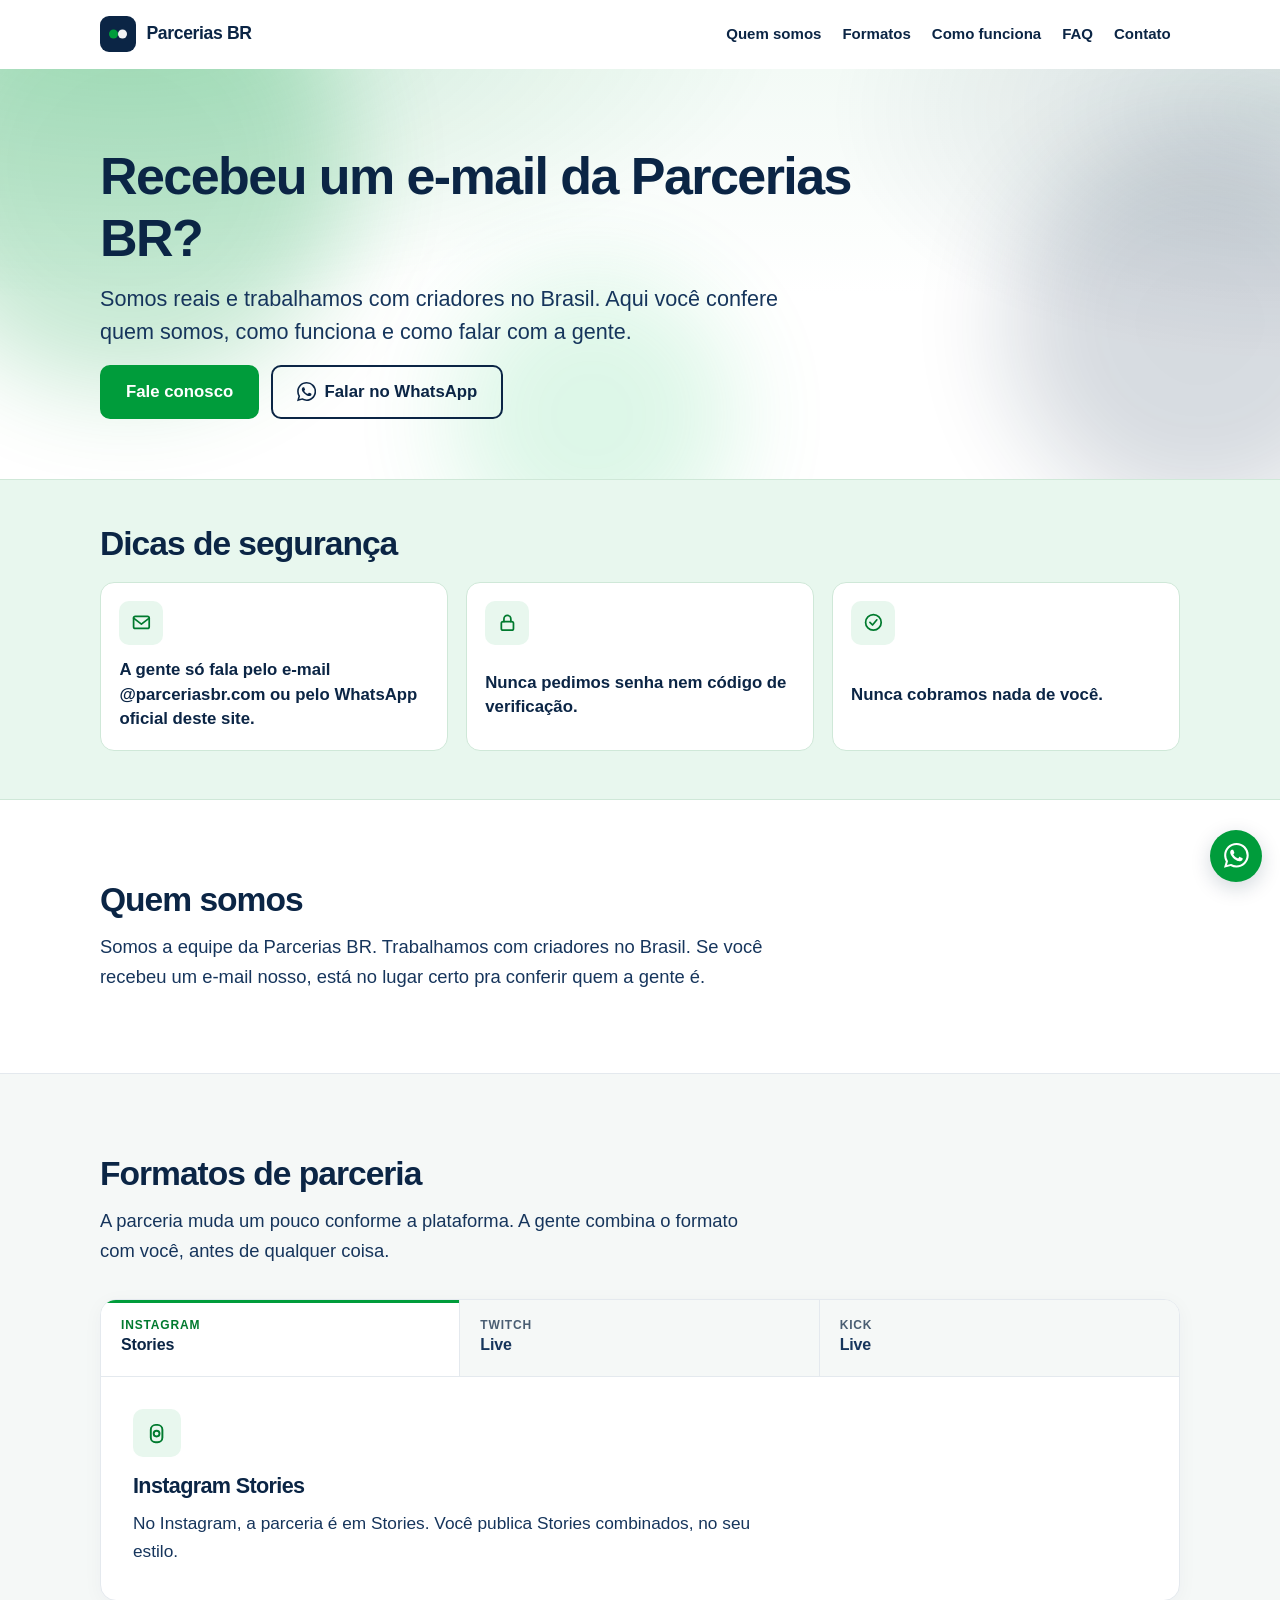
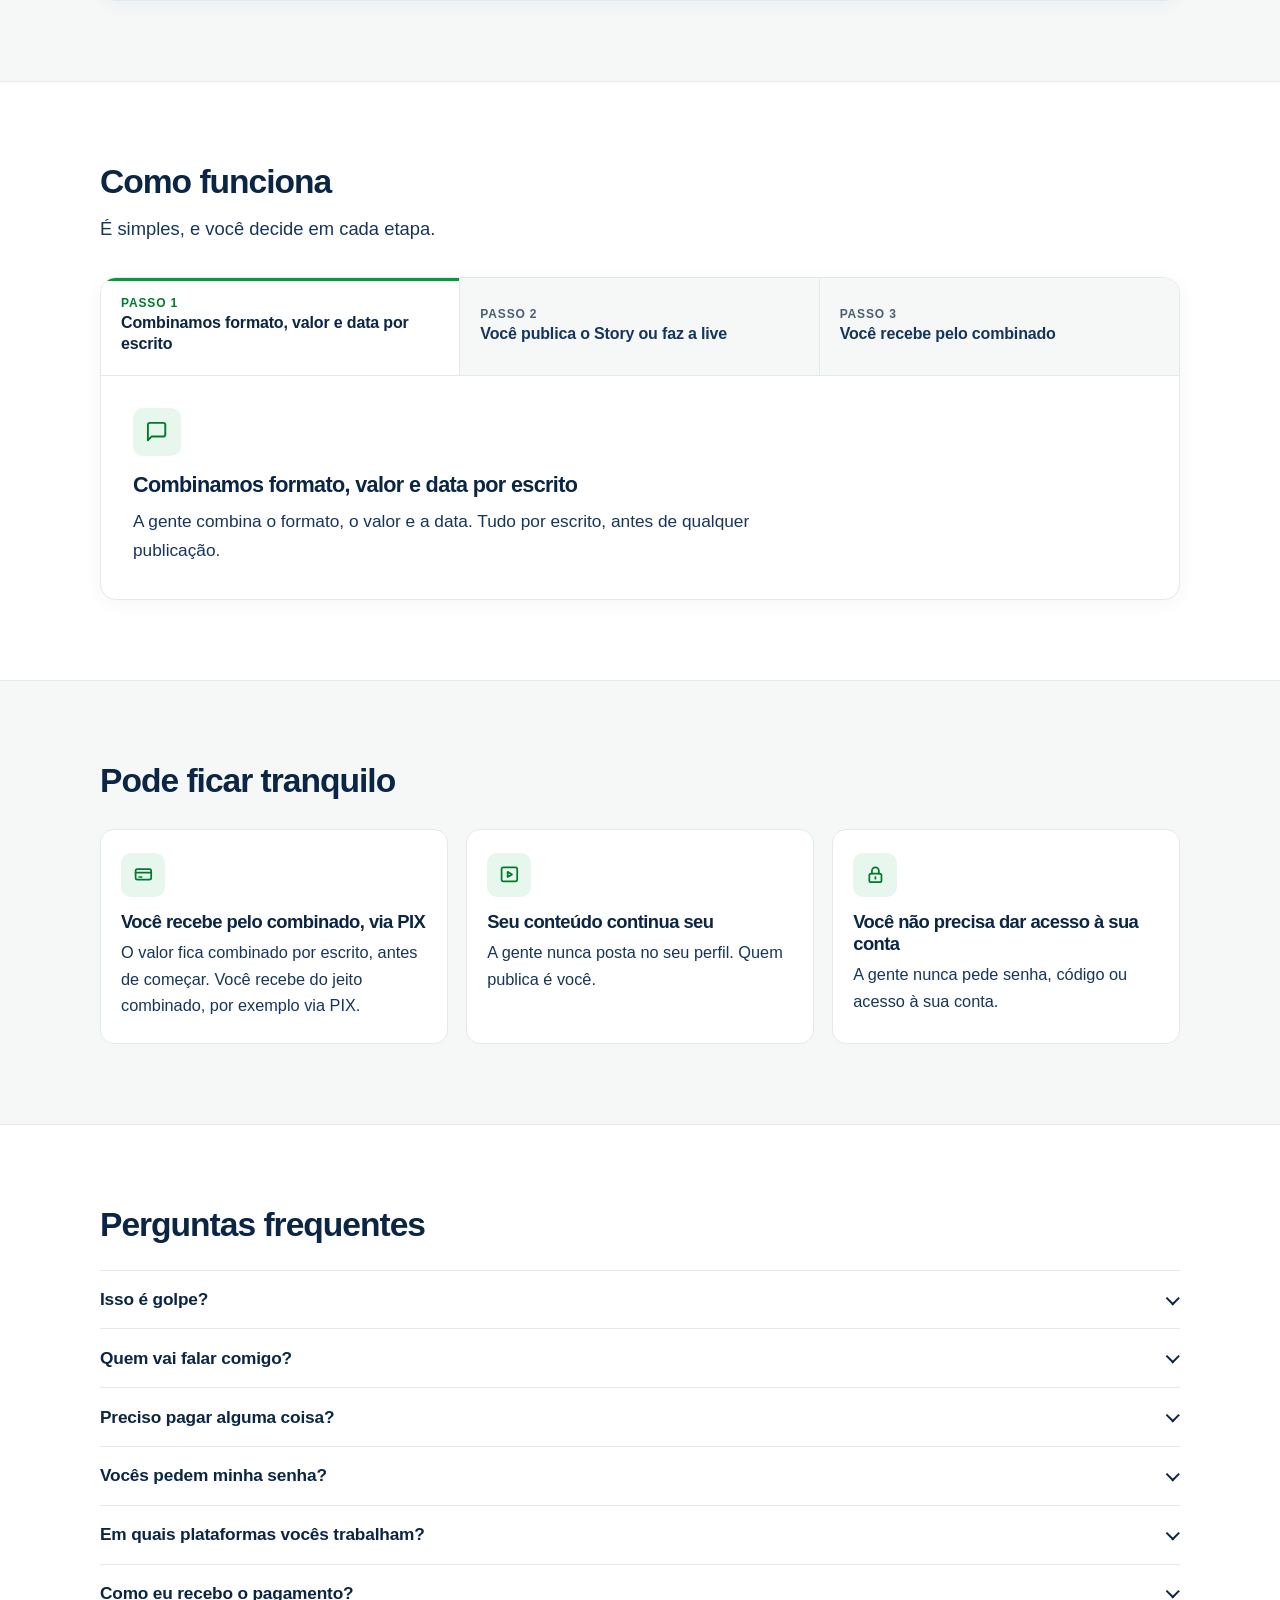
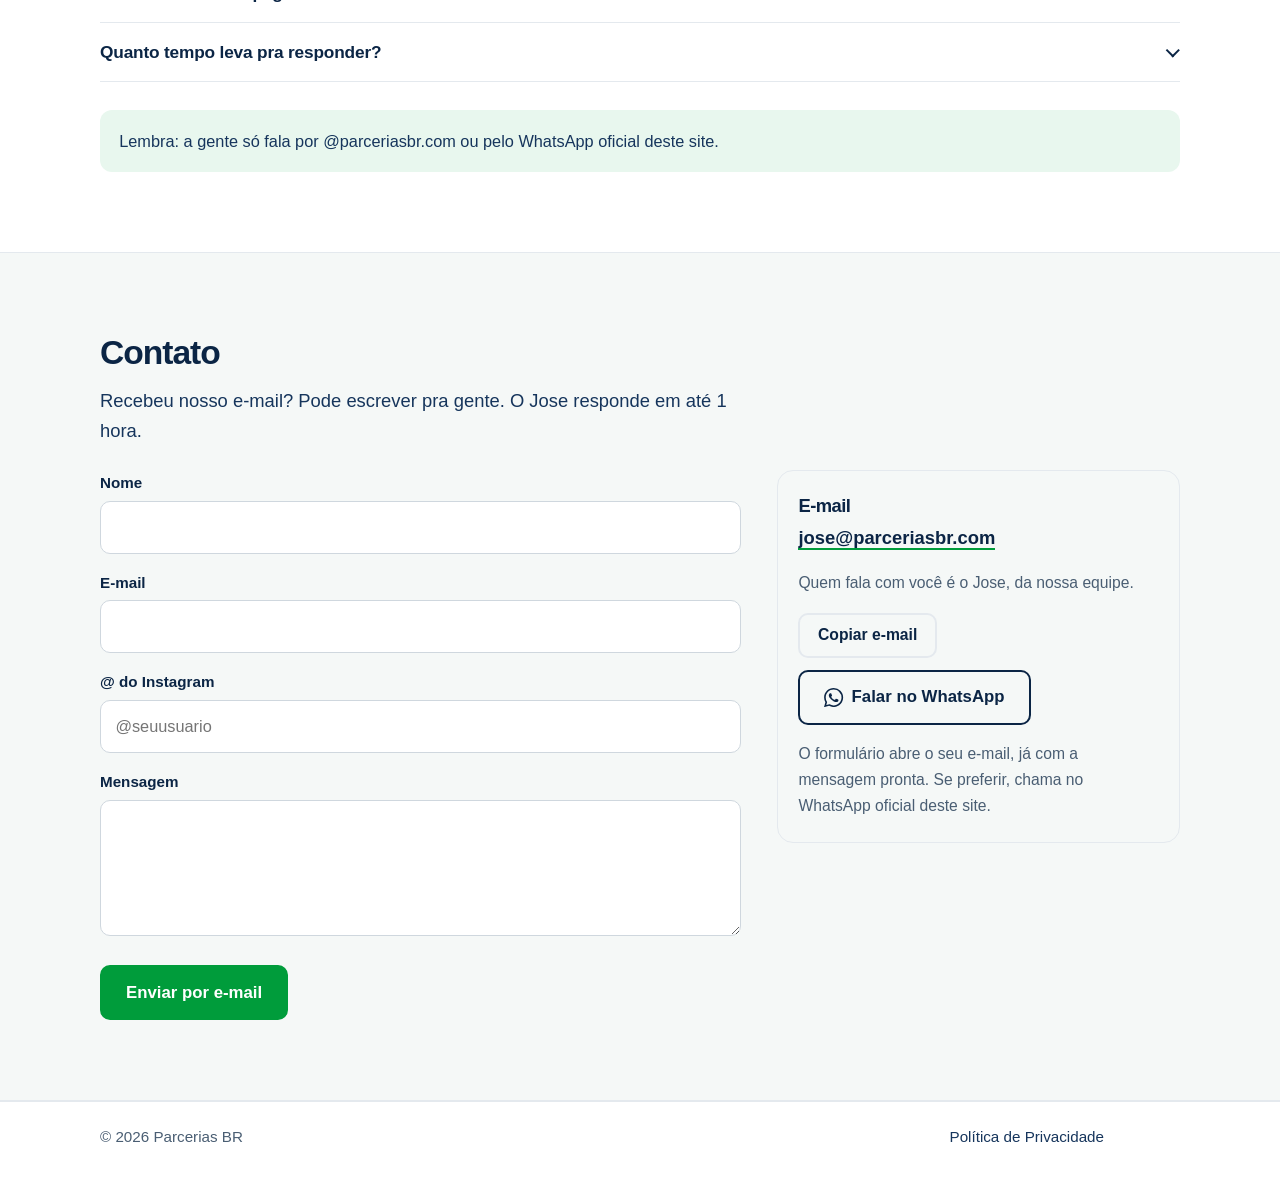
<file: index.html>
<!DOCTYPE html>
<html lang="pt-BR">
<head>
  <meta charset="utf-8">
  <meta name="viewport" content="width=device-width, initial-scale=1">
  <title>Recebeu um e-mail da Parcerias BR?</title>
  <meta name="description" content="Somos reais e trabalhamos com criadores no Brasil. Aqui você confere quem somos, como funciona e como falar com a gente.">
  <link rel="stylesheet" href="style.css">
</head>
<body id="topo">
  <a class="skip" href="#conteudo">Ir para o conteúdo</a>
  <header class="site-header">
    <div class="wrap">
      <a class="logo" href="#topo">
        <svg class="logo-mark" viewBox="0 0 32 32" aria-hidden="true">
          <rect width="32" height="32" rx="8" fill="#0B2545"/>
          <circle cx="12" cy="16" r="4" fill="#009C3B"/>
          <circle cx="20" cy="16" r="4" fill="#ffffff" fill-opacity="0.95"/>
        </svg>
        Parcerias BR
      </a>
      <button class="menu-toggle" type="button" aria-expanded="false" aria-controls="site-nav" aria-label="Abrir menu">
        <span></span><span></span><span></span>
      </button>
      <nav class="site-nav" id="site-nav" aria-label="Principal">
        <a href="#quem-somos">Quem somos</a>
        <a href="#formatos">Formatos</a>
        <a href="#como-funciona">Como funciona</a>
        <a href="#faq">FAQ</a>
        <a href="#contato">Contato</a>
      </nav>
    </div>
  </header>

  <main id="conteudo">
    <section class="hero" aria-label="Introdução">
      <div class="hero-bg" aria-hidden="true">
        <span class="blob blob-a"></span>
        <span class="blob blob-b"></span>
        <span class="blob blob-c"></span>
      </div>
      <div class="wrap">
        <div class="hero-content">
          <h1>Recebeu um e-mail da Parcerias BR?</h1>
          <p class="lead">Somos reais e trabalhamos com criadores no&nbsp;Brasil. Aqui você confere quem somos, como funciona e como falar com a gente.</p>
          <div class="btn-row">
            <a class="btn" href="#contato">Fale conosco</a>
            <a class="btn btn-secondary" data-wa href="https://wa.me/60177869724?text=Ol%C3%A1%21%20Recebi%20um%20e-mail%20da%20Parcerias%20BR%20e%20queria%20saber%20mais." target="_blank" rel="noopener noreferrer">
              <svg viewBox="0 0 24 24" fill="currentColor" aria-hidden="true"><path d="M20.52 3.48A11.86 11.86 0 0 0 12.05 0C5.5 0 .16 5.33.16 11.88c0 2.09.55 4.14 1.59 5.94L0 24l6.34-1.66a11.9 11.9 0 0 0 5.71 1.45h.01c6.55 0 11.89-5.33 11.89-11.89 0-3.17-1.24-6.16-3.43-8.42zM12.06 21.8h-.01a9.87 9.87 0 0 1-5.03-1.38l-.36-.21-3.76.99 1-3.66-.23-.38a9.86 9.86 0 0 1-1.51-5.27c0-5.44 4.43-9.87 9.88-9.87 2.64 0 5.12 1.03 6.98 2.9a9.82 9.82 0 0 1 2.89 6.98c0 5.44-4.43 9.87-9.85 9.87zm5.41-7.4c-.3-.15-1.75-.86-2.02-.96-.27-.1-.47-.15-.67.15-.2.3-.77.96-.94 1.16-.17.2-.35.22-.64.07-.3-.15-1.26-.46-2.4-1.48-.89-.79-1.48-1.76-1.66-2.06-.17-.3-.02-.46.13-.61.13-.13.3-.35.45-.52.15-.17.2-.3.3-.5.1-.2.05-.37-.02-.52-.07-.15-.67-1.61-.92-2.21-.24-.58-.49-.5-.67-.5h-.57c-.2 0-.52.07-.79.37-.27.3-1.04 1.02-1.04 2.48s1.07 2.88 1.22 3.08c.15.2 2.1 3.2 5.08 4.49.71.31 1.26.49 1.69.63.71.23 1.36.2 1.87.12.57-.09 1.75-.71 2-1.4.25-.69.25-1.28.17-1.4-.07-.12-.27-.2-.57-.35z"/></svg>
              Falar no WhatsApp
            </a>
          </div>
        </div>
      </div>
    </section>

    <section class="dicas reveal" id="seguranca">
      <div class="wrap">
        <h2>Dicas de segurança</h2>
        <ul class="dicas-list">
          <li class="dicas-item">
            <div class="icon" aria-hidden="true">
              <svg viewBox="0 0 24 24" fill="none" stroke="currentColor" stroke-width="2" stroke-linecap="round" stroke-linejoin="round"><rect x="3" y="5" width="18" height="14" rx="2"/><path d="M3 7l9 7 9-7"/></svg>
            </div>
            <p>A gente só fala pelo e-mail @parceriasbr.com ou pelo WhatsApp oficial deste site.</p>
          </li>
          <li class="dicas-item">
            <div class="icon" aria-hidden="true">
              <svg viewBox="0 0 24 24" fill="none" stroke="currentColor" stroke-width="2" stroke-linecap="round" stroke-linejoin="round"><rect x="5" y="11" width="14" height="10" rx="2"/><path d="M8 11V8a4 4 0 0 1 8 0v3"/></svg>
            </div>
            <p>Nunca pedimos senha nem código de verificação.</p>
          </li>
          <li class="dicas-item">
            <div class="icon" aria-hidden="true">
              <svg viewBox="0 0 24 24" fill="none" stroke="currentColor" stroke-width="2" stroke-linecap="round" stroke-linejoin="round"><circle cx="12" cy="12" r="9"/><path d="M8 12l3 3 5-6"/></svg>
            </div>
            <p>Nunca cobramos nada de você.</p>
          </li>
        </ul>
      </div>
    </section>

    <section class="reveal" id="quem-somos">
      <div class="wrap">
        <h2>Quem somos</h2>
        <p class="section-intro">Somos a equipe da Parcerias BR. Trabalhamos com criadores no&nbsp;Brasil. Se você recebeu um e-mail nosso, está no lugar certo pra conferir quem a gente é.</p>
      </div>
    </section>


    <section class="section-alt reveal" id="formatos">
      <div class="wrap">
        <h2>Formatos de parceria</h2>
        <p class="section-intro">A parceria muda um pouco conforme a plataforma. A gente combina o formato com você, antes de qualquer coisa.</p>

        <div class="stepper" data-stepper data-auto="false">
          <div class="stepper-tabs" role="tablist" aria-label="Formatos de parceria">
            <button class="step-tab" type="button" role="tab" id="fmt-tab-1" data-step="1" aria-controls="fmt-panel-1" aria-selected="true">
              <span class="step-kicker">Instagram</span>
              <span class="step-tab-title">Stories</span>
            </button>
            <button class="step-tab" type="button" role="tab" id="fmt-tab-2" data-step="2" aria-controls="fmt-panel-2" aria-selected="false" tabindex="-1">
              <span class="step-kicker">Twitch</span>
              <span class="step-tab-title">Live</span>
            </button>
            <button class="step-tab" type="button" role="tab" id="fmt-tab-3" data-step="3" aria-controls="fmt-panel-3" aria-selected="false" tabindex="-1">
              <span class="step-kicker">Kick</span>
              <span class="step-tab-title">Live</span>
            </button>
          </div>

          <div class="stepper-panel">
            <div class="step-panel is-active" id="fmt-panel-1" data-panel="1" role="tabpanel" aria-labelledby="fmt-tab-1">
              <div class="step-icon" aria-hidden="true">
                <svg viewBox="0 0 24 24" fill="none" stroke="currentColor" stroke-width="2" stroke-linecap="round" stroke-linejoin="round"><rect x="6" y="3" width="12" height="18" rx="5"/><circle cx="12" cy="12" r="3"/></svg>
              </div>
              <h3>Instagram Stories</h3>
              <p>No Instagram, a parceria é em Stories. Você publica Stories combinados, no seu estilo.</p>
            </div>
            <div class="step-panel" id="fmt-panel-2" data-panel="2" role="tabpanel" aria-labelledby="fmt-tab-2">
              <div class="step-icon" aria-hidden="true">
                <svg viewBox="0 0 24 24" fill="none" stroke="currentColor" stroke-width="2" stroke-linecap="round" stroke-linejoin="round"><rect x="2" y="6" width="14" height="12" rx="2"/><path d="M16 10l6-3v10l-6-3z"/><circle cx="9" cy="12" r="1.6" fill="currentColor" stroke="none"/></svg>
              </div>
              <h3>Live na Twitch</h3>
              <p>Na Twitch, você faz uma live ou uma menção durante a live, no horário combinado.</p>
            </div>
            <div class="step-panel" id="fmt-panel-3" data-panel="3" role="tabpanel" aria-labelledby="fmt-tab-3">
              <div class="step-icon" aria-hidden="true">
                <svg viewBox="0 0 24 24" fill="none" stroke="currentColor" stroke-width="2" stroke-linecap="round" stroke-linejoin="round"><path d="M12 5v4"/><path d="M12 15v4"/><path d="M5 12h4"/><path d="M15 12h4"/><circle cx="12" cy="12" r="2.2"/><circle cx="12" cy="12" r="9"/></svg>
              </div>
              <h3>Live na Kick</h3>
              <p>Na Kick, você faz uma live ou uma menção durante a live, no horário combinado.</p>
            </div>
          </div>
        </div>
      </div>
    </section>

    <section class="reveal" id="como-funciona">
      <div class="wrap">
        <h2>Como funciona</h2>
        <p class="section-intro">É simples, e você decide em cada etapa.</p>

        <div class="stepper" data-stepper>
          <div class="stepper-tabs" role="tablist" aria-label="Etapas da parceria">
            <button class="step-tab" type="button" role="tab" id="tab-1" data-step="1" aria-controls="panel-1" aria-selected="true">
              <span class="step-kicker">Passo 1</span>
              <span class="step-tab-title">Combinamos formato, valor e data por escrito</span>
            </button>
            <button class="step-tab" type="button" role="tab" id="tab-2" data-step="2" aria-controls="panel-2" aria-selected="false" tabindex="-1">
              <span class="step-kicker">Passo 2</span>
              <span class="step-tab-title">Você publica o Story ou faz a live</span>
            </button>
            <button class="step-tab" type="button" role="tab" id="tab-3" data-step="3" aria-controls="panel-3" aria-selected="false" tabindex="-1">
              <span class="step-kicker">Passo 3</span>
              <span class="step-tab-title">Você recebe pelo combinado</span>
            </button>
          </div>

          <div class="stepper-panel">
            <div class="step-panel is-active" id="panel-1" data-panel="1" role="tabpanel" aria-labelledby="tab-1">
              <div class="step-icon" aria-hidden="true">
                <svg viewBox="0 0 24 24" fill="none" stroke="currentColor" stroke-width="2" stroke-linecap="round" stroke-linejoin="round"><path d="M21 15a2 2 0 0 1-2 2H7l-4 4V5a2 2 0 0 1 2-2h14a2 2 0 0 1 2 2z"/></svg>
              </div>
              <h3>Combinamos formato, valor e data por escrito</h3>
              <p>A gente combina o formato, o valor e a data. Tudo por escrito, antes de qualquer publicação.</p>
            </div>
            <div class="step-panel" id="panel-2" data-panel="2" role="tabpanel" aria-labelledby="tab-2">
              <div class="step-icon" aria-hidden="true">
                <svg viewBox="0 0 24 24" fill="none" stroke="currentColor" stroke-width="2" stroke-linecap="round" stroke-linejoin="round"><rect x="3" y="4" width="18" height="16" rx="2"/><path d="M10 9l5 3-5 3V9z"/></svg>
              </div>
              <h3>Você publica o Story ou faz a live</h3>
              <p>No seu estilo, no horário combinado. O conteúdo continua seu. A gente nunca posta no seu lugar.</p>
            </div>
            <div class="step-panel" id="panel-3" data-panel="3" role="tabpanel" aria-labelledby="tab-3">
              <div class="step-icon" aria-hidden="true">
                <svg viewBox="0 0 24 24" fill="none" stroke="currentColor" stroke-width="2" stroke-linecap="round" stroke-linejoin="round"><rect x="3" y="6" width="18" height="12" rx="2"/><path d="M3 10h18"/><path d="M7 15h3"/></svg>
              </div>
              <h3>Você recebe pelo combinado</h3>
              <p>Você recebe do jeito combinado, por exemplo via PIX.</p>
            </div>
          </div>
        </div>
      </div>
    </section>

    <section class="section-alt reveal" id="confiar">
      <div class="wrap">
        <h2>Pode ficar tranquilo</h2>
        <ul class="trust">
          <li class="trust-card">
            <div class="icon" aria-hidden="true">
              <svg viewBox="0 0 24 24" fill="none" stroke="currentColor" stroke-width="2" stroke-linecap="round" stroke-linejoin="round"><rect x="3" y="6" width="18" height="12" rx="2"/><path d="M3 10h18"/><path d="M7 15h3"/></svg>
            </div>
            <h3>Você recebe pelo combinado, via PIX</h3>
            <p>O valor fica combinado por escrito, antes de começar. Você recebe do jeito combinado, por exemplo via PIX.</p>
          </li>
          <li class="trust-card">
            <div class="icon" aria-hidden="true">
              <svg viewBox="0 0 24 24" fill="none" stroke="currentColor" stroke-width="2" stroke-linecap="round" stroke-linejoin="round"><rect x="3" y="4" width="18" height="16" rx="2"/><path d="M10 9l5 3-5 3V9z"/></svg>
            </div>
            <h3>Seu conteúdo continua seu</h3>
            <p>A gente nunca posta no seu perfil. Quem publica é você.</p>
          </li>
          <li class="trust-card">
            <div class="icon" aria-hidden="true">
              <svg viewBox="0 0 24 24" fill="none" stroke="currentColor" stroke-width="2" stroke-linecap="round" stroke-linejoin="round"><rect x="5" y="11" width="14" height="10" rx="2"/><path d="M8 11V8a4 4 0 0 1 8 0v3"/><path d="M12 15v2"/></svg>
            </div>
            <h3>Você não precisa dar acesso à sua conta</h3>
            <p>A gente nunca pede senha, código ou acesso à sua conta.</p>
          </li>
        </ul>
      </div>
    </section>

    <section class="reveal" id="faq">
      <div class="wrap">
        <h2>Perguntas frequentes</h2>
        <div class="faq-list">
          <div class="faq-item">
            <h3>
              <button class="faq-q" type="button" aria-expanded="false" aria-controls="faq-a1" id="faq-q1">Isso é golpe?</button>
            </h3>
            <div class="faq-a" id="faq-a1" role="region" aria-labelledby="faq-q1" hidden>
              Não. A gente nunca pede dinheiro, senha ou código de verificação. Confira se o e-mail termina em @parceriasbr.com. Se não terminar, não é a gente.
            </div>
          </div>
          <div class="faq-item">
            <h3>
              <button class="faq-q" type="button" aria-expanded="false" aria-controls="faq-a2" id="faq-q2">Quem vai falar comigo?</button>
            </h3>
            <div class="faq-a" id="faq-a2" role="region" aria-labelledby="faq-q2" hidden>
              O Jose, da nossa equipe, por e-mail ou WhatsApp.
            </div>
          </div>
          <div class="faq-item">
            <h3>
              <button class="faq-q" type="button" aria-expanded="false" aria-controls="faq-a3" id="faq-q3">Preciso pagar alguma coisa?</button>
            </h3>
            <div class="faq-a" id="faq-a3" role="region" aria-labelledby="faq-q3" hidden>
              Não. A gente nunca cobra nada de você.
            </div>
          </div>
          <div class="faq-item">
            <h3>
              <button class="faq-q" type="button" aria-expanded="false" aria-controls="faq-a4" id="faq-q4">Vocês pedem minha senha?</button>
            </h3>
            <div class="faq-a" id="faq-a4" role="region" aria-labelledby="faq-q4" hidden>
              Nunca. Nem senha, nem código de verificação.
            </div>
          </div>
          <div class="faq-item">
            <h3>
              <button class="faq-q" type="button" aria-expanded="false" aria-controls="faq-a5" id="faq-q5">Em quais plataformas vocês trabalham?</button>
            </h3>
            <div class="faq-a" id="faq-a5" role="region" aria-labelledby="faq-q5" hidden>
              A gente trabalha com Stories no Instagram e com lives na Twitch e na Kick.
            </div>
          </div>
          <div class="faq-item">
            <h3>
              <button class="faq-q" type="button" aria-expanded="false" aria-controls="faq-a6" id="faq-q6">Como eu recebo o pagamento?</button>
            </h3>
            <div class="faq-a" id="faq-a6" role="region" aria-labelledby="faq-q6" hidden>
              A gente combina por escrito antes. Você recebe pelo combinado, por exemplo via PIX.
            </div>
          </div>
          <div class="faq-item">
            <h3>
              <button class="faq-q" type="button" aria-expanded="false" aria-controls="faq-a7" id="faq-q7">Quanto tempo leva pra responder?</button>
            </h3>
            <div class="faq-a" id="faq-a7" role="region" aria-labelledby="faq-q7" hidden>
              A gente responde em até 1 hora.
            </div>
          </div>
        </div>
        <p class="safety-note">Lembra: a gente só fala por @parceriasbr.com ou pelo WhatsApp oficial deste site.</p>
      </div>
    </section>

    <section class="section-alt reveal" id="contato">
      <div class="wrap">
        <h2>Contato</h2>
        <p class="section-intro">Recebeu nosso e-mail? Pode escrever pra gente. O Jose responde em até 1 hora.</p>

        <div class="contact-grid">
          <form class="form" id="contato-form" novalidate>
            <div class="field">
              <label for="nome">Nome</label>
              <input id="nome" name="nome" type="text" autocomplete="name" required>
              <div class="field-error" role="alert"></div>
            </div>
            <div class="field">
              <label for="email">E-mail</label>
              <input id="email" name="email" type="email" autocomplete="email" required>
              <div class="field-error" role="alert"></div>
            </div>
            <div class="field">
              <label for="instagram">@ do Instagram</label>
              <input id="instagram" name="instagram" type="text" autocomplete="off" placeholder="@seuusuario" required>
              <div class="field-error" role="alert"></div>
            </div>
            <div class="field">
              <label for="mensagem">Mensagem</label>
              <textarea id="mensagem" name="mensagem" required></textarea>
              <div class="field-error" role="alert"></div>
            </div>
            <div class="form-actions">
              <button class="btn" type="submit">Enviar por e-mail</button>
            </div>
          </form>

          <aside class="contact-aside">
            <h3>E-mail</h3>
            <p><a class="contact-email" href="mailto:jose@parceriasbr.com">jose@parceriasbr.com</a></p>
            <p class="note">Quem fala com você é o Jose, da nossa equipe.</p>
            <div class="btn-row">
              <button class="btn btn-ghost" type="button" data-copy-email>Copiar e-mail</button>
              <a class="btn btn-secondary" data-wa href="https://wa.me/60177869724?text=Ol%C3%A1%21%20Recebi%20um%20e-mail%20da%20Parcerias%20BR%20e%20queria%20saber%20mais." target="_blank" rel="noopener noreferrer">
                <svg viewBox="0 0 24 24" fill="currentColor" aria-hidden="true"><path d="M20.52 3.48A11.86 11.86 0 0 0 12.05 0C5.5 0 .16 5.33.16 11.88c0 2.09.55 4.14 1.59 5.94L0 24l6.34-1.66a11.9 11.9 0 0 0 5.71 1.45h.01c6.55 0 11.89-5.33 11.89-11.89 0-3.17-1.24-6.16-3.43-8.42zM12.06 21.8h-.01a9.87 9.87 0 0 1-5.03-1.38l-.36-.21-3.76.99 1-3.66-.23-.38a9.86 9.86 0 0 1-1.51-5.27c0-5.44 4.43-9.87 9.88-9.87 2.64 0 5.12 1.03 6.98 2.9a9.82 9.82 0 0 1 2.89 6.98c0 5.44-4.43 9.87-9.85 9.87zm5.41-7.4c-.3-.15-1.75-.86-2.02-.96-.27-.1-.47-.15-.67.15-.2.3-.77.96-.94 1.16-.17.2-.35.22-.64.07-.3-.15-1.26-.46-2.4-1.48-.89-.79-1.48-1.76-1.66-2.06-.17-.3-.02-.46.13-.61.13-.13.3-.35.45-.52.15-.17.2-.3.3-.5.1-.2.05-.37-.02-.52-.07-.15-.67-1.61-.92-2.21-.24-.58-.49-.5-.67-.5h-.57c-.2 0-.52.07-.79.37-.27.3-1.04 1.02-1.04 2.48s1.07 2.88 1.22 3.08c.15.2 2.1 3.2 5.08 4.49.71.31 1.26.49 1.69.63.71.23 1.36.2 1.87.12.57-.09 1.75-.71 2-1.4.25-.69.25-1.28.17-1.4-.07-.12-.27-.2-.57-.35z"/></svg>
                Falar no WhatsApp
              </a>
            </div>
            <p class="note">O formulário abre o seu e-mail, já com a mensagem pronta. Se preferir, chama no WhatsApp oficial deste site.</p>
          </aside>
        </div>
      </div>
    </section>
  </main>

  <footer class="site-footer">
    <div class="wrap">
      <span>© 2026 Parcerias BR</span>
      <a href="privacidade.html">Política de Privacidade</a>
    </div>
  </footer>
  <a class="float-wa" data-wa href="https://wa.me/60177869724?text=Ol%C3%A1%21%20Recebi%20um%20e-mail%20da%20Parcerias%20BR%20e%20queria%20saber%20mais." target="_blank" rel="noopener noreferrer" aria-label="Falar no WhatsApp">
    <svg viewBox="0 0 24 24" fill="currentColor" aria-hidden="true"><path d="M20.52 3.48A11.86 11.86 0 0 0 12.05 0C5.5 0 .16 5.33.16 11.88c0 2.09.55 4.14 1.59 5.94L0 24l6.34-1.66a11.9 11.9 0 0 0 5.71 1.45h.01c6.55 0 11.89-5.33 11.89-11.89 0-3.17-1.24-6.16-3.43-8.42zM12.06 21.8h-.01a9.87 9.87 0 0 1-5.03-1.38l-.36-.21-3.76.99 1-3.66-.23-.38a9.86 9.86 0 0 1-1.51-5.27c0-5.44 4.43-9.87 9.88-9.87 2.64 0 5.12 1.03 6.98 2.9a9.82 9.82 0 0 1 2.89 6.98c0 5.44-4.43 9.87-9.85 9.87zm5.41-7.4c-.3-.15-1.75-.86-2.02-.96-.27-.1-.47-.15-.67.15-.2.3-.77.96-.94 1.16-.17.2-.35.22-.64.07-.3-.15-1.26-.46-2.4-1.48-.89-.79-1.48-1.76-1.66-2.06-.17-.3-.02-.46.13-.61.13-.13.3-.35.45-.52.15-.17.2-.3.3-.5.1-.2.05-.37-.02-.52-.07-.15-.67-1.61-.92-2.21-.24-.58-.49-.5-.67-.5h-.57c-.2 0-.52.07-.79.37-.27.3-1.04 1.02-1.04 2.48s1.07 2.88 1.22 3.08c.15.2 2.1 3.2 5.08 4.49.71.31 1.26.49 1.69.63.71.23 1.36.2 1.87.12.57-.09 1.75-.71 2-1.4.25-.69.25-1.28.17-1.4-.07-.12-.27-.2-.57-.35z"/></svg>
  </a>
  <a class="back-top" href="#topo" aria-label="Voltar ao topo">
    <svg viewBox="0 0 24 24" fill="none" stroke="currentColor" stroke-width="2.4" stroke-linecap="round" stroke-linejoin="round" aria-hidden="true"><path d="M12 19V5"/><path d="M5 12l7-7 7 7"/></svg>
  </a>
  <div class="toast" id="toast" role="status" aria-live="polite"></div>
  <script defer src="opa-analytics.js"></script>
  <script src="script.js"></script>
</body>
</html>
</file>
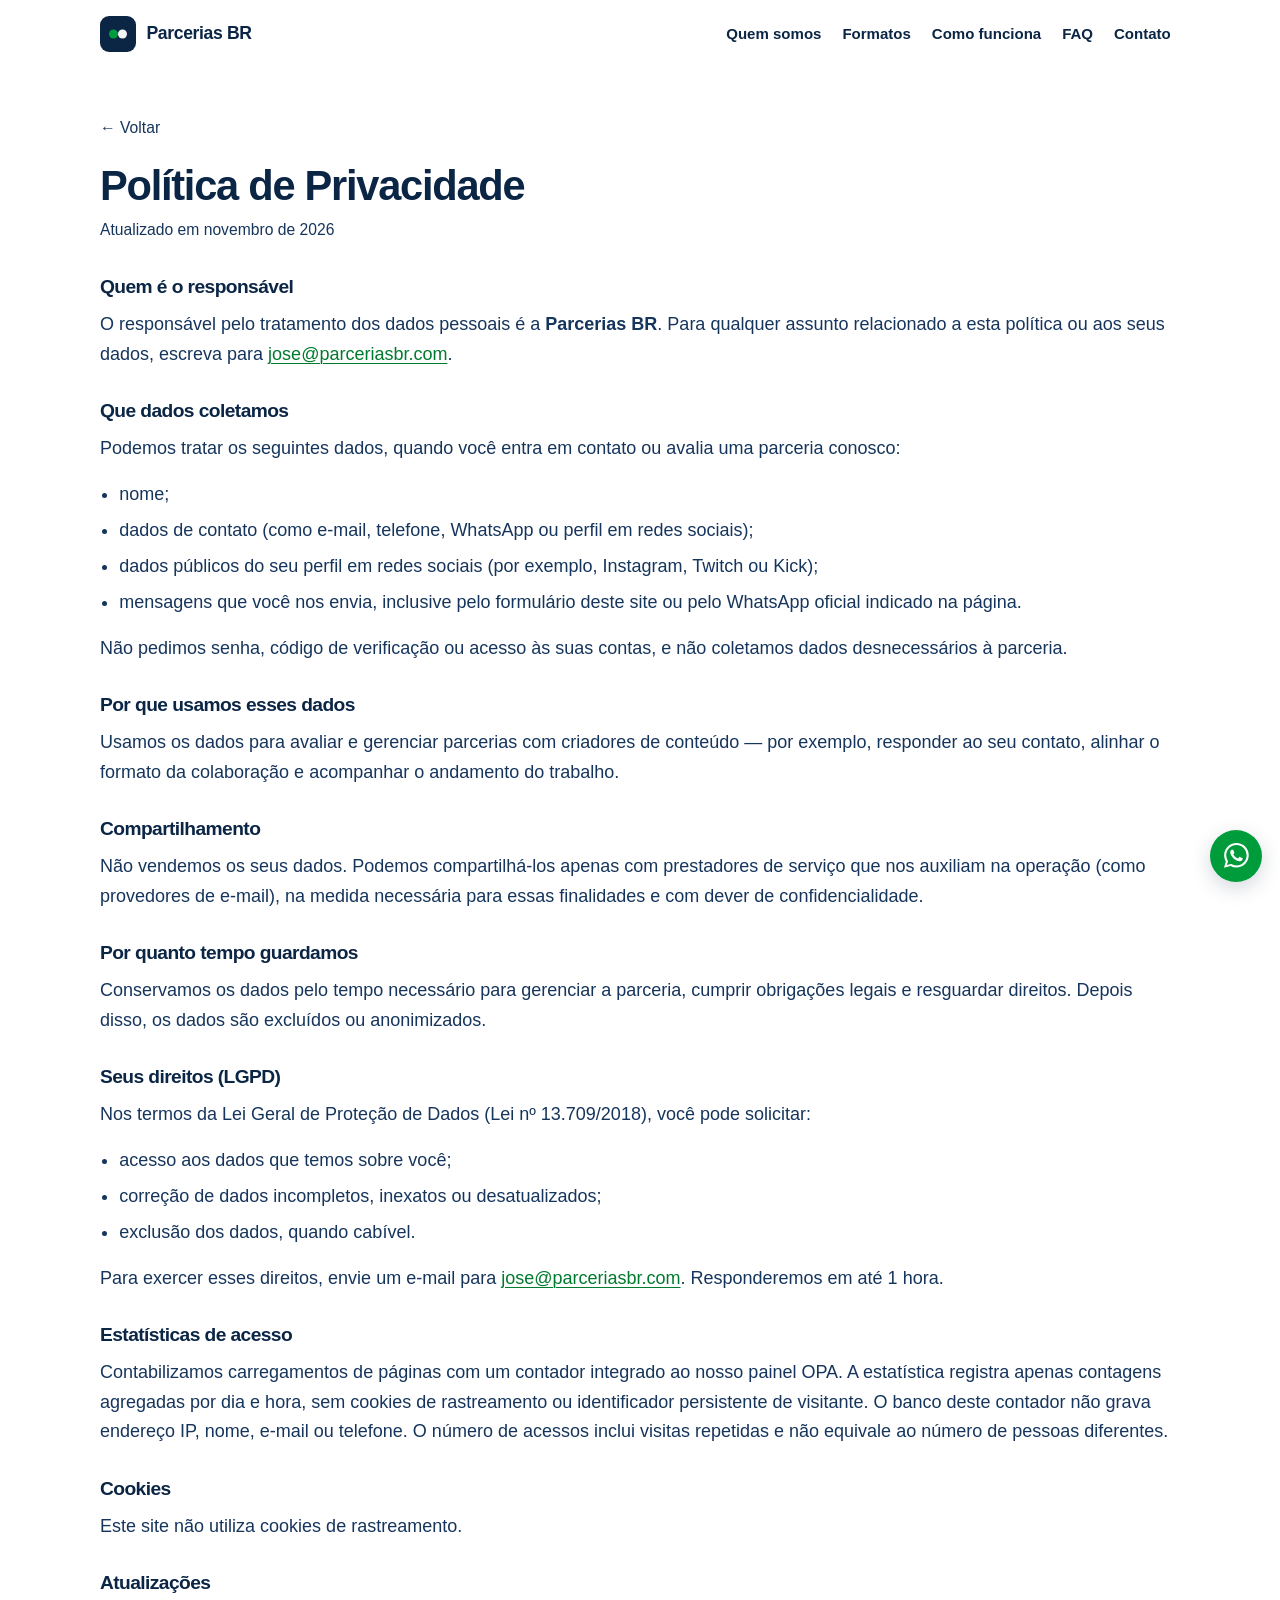
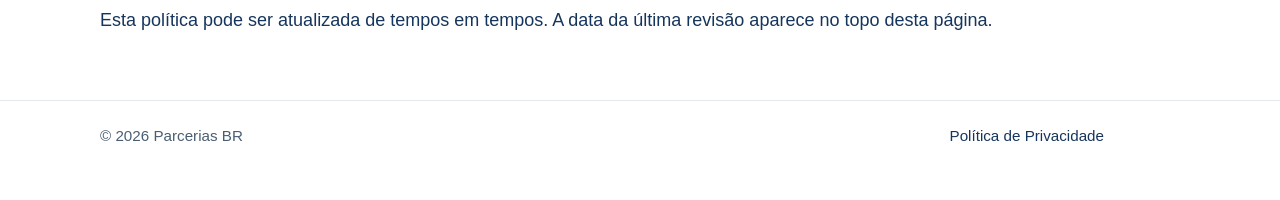
<file: privacidade.html>
<!DOCTYPE html>
<html lang="pt-BR">
<head>
  <meta charset="utf-8">
  <meta name="viewport" content="width=device-width, initial-scale=1">
  <title>Política de Privacidade — Parcerias BR</title>
  <meta name="description" content="Política de Privacidade da Parcerias BR, em conformidade com a LGPD.">
  <link rel="stylesheet" href="style.css">
</head>
<body id="topo">
  <a class="skip" href="#conteudo">Ir para o conteúdo</a>
  <header class="site-header">
    <div class="wrap">
      <a class="logo" href="index.html">
        <svg class="logo-mark" viewBox="0 0 32 32" aria-hidden="true">
          <rect width="32" height="32" rx="8" fill="#0B2545"/>
          <circle cx="12" cy="16" r="4" fill="#009C3B"/>
          <circle cx="20" cy="16" r="4" fill="#ffffff" fill-opacity="0.95"/>
        </svg>
        Parcerias BR
      </a>
      <button class="menu-toggle" type="button" aria-expanded="false" aria-controls="site-nav" aria-label="Abrir menu">
        <span></span><span></span><span></span>
      </button>
      <nav class="site-nav" id="site-nav" aria-label="Principal">
        <a href="index.html#quem-somos">Quem somos</a>
        <a href="index.html#formatos">Formatos</a>
        <a href="index.html#como-funciona">Como funciona</a>
        <a href="index.html#faq">FAQ</a>
        <a href="index.html#contato">Contato</a>
      </nav>
    </div>
  </header>

  <main id="conteudo">
    <article class="legal">
      <div class="wrap">
        <a class="back" href="index.html">← Voltar</a>
        <h1>Política de Privacidade</h1>
        <p class="updated">Atualizado em novembro de 2026</p>

        <h2>Quem é o responsável</h2>
        <p>O responsável pelo tratamento dos dados pessoais é a <strong>Parcerias BR</strong>. Para qualquer assunto relacionado a esta política ou aos seus dados, escreva para <a href="mailto:jose@parceriasbr.com">jose@parceriasbr.com</a>.</p>

        <h2>Que dados coletamos</h2>
        <p>Podemos tratar os seguintes dados, quando você entra em contato ou avalia uma parceria conosco:</p>
        <ul>
          <li>nome;</li>
          <li>dados de contato (como e-mail, telefone, WhatsApp ou perfil em redes sociais);</li>
          <li>dados públicos do seu perfil em redes sociais (por exemplo, Instagram, Twitch ou Kick);</li>
          <li>mensagens que você nos envia, inclusive pelo formulário deste site ou pelo WhatsApp oficial indicado na página.</li>
        </ul>
        <p>Não pedimos senha, código de verificação ou acesso às suas contas, e não coletamos dados desnecessários à parceria.</p>

        <h2>Por que usamos esses dados</h2>
        <p>Usamos os dados para avaliar e gerenciar parcerias com criadores de conteúdo — por exemplo, responder ao seu contato, alinhar o formato da colaboração e acompanhar o andamento do trabalho.</p>

        <h2>Compartilhamento</h2>
        <p>Não vendemos os seus dados. Podemos compartilhá-los apenas com prestadores de serviço que nos auxiliam na operação (como provedores de e-mail), na medida necessária para essas finalidades e com dever de confidencialidade.</p>

        <h2>Por quanto tempo guardamos</h2>
        <p>Conservamos os dados pelo tempo necessário para gerenciar a parceria, cumprir obrigações legais e resguardar direitos. Depois disso, os dados são excluídos ou anonimizados.</p>

        <h2>Seus direitos (LGPD)</h2>
        <p>Nos termos da Lei Geral de Proteção de Dados (Lei nº 13.709/2018), você pode solicitar:</p>
        <ul>
          <li>acesso aos dados que temos sobre você;</li>
          <li>correção de dados incompletos, inexatos ou desatualizados;</li>
          <li>exclusão dos dados, quando cabível.</li>
        </ul>
        <p>Para exercer esses direitos, envie um e-mail para <a href="mailto:jose@parceriasbr.com">jose@parceriasbr.com</a>. Responderemos em até 1 hora.</p>

        <h2>Estatísticas de acesso</h2>
        <p>Contabilizamos carregamentos de páginas com um contador integrado ao nosso painel OPA. A estatística registra apenas contagens agregadas por dia e hora, sem cookies de rastreamento ou identificador persistente de visitante. O banco deste contador não grava endereço IP, nome, e-mail ou telefone. O número de acessos inclui visitas repetidas e não equivale ao número de pessoas diferentes.</p>

        <h2>Cookies</h2>
        <p>Este site não utiliza cookies de rastreamento.</p>

        <h2>Atualizações</h2>
        <p>Esta política pode ser atualizada de tempos em tempos. A data da última revisão aparece no topo desta página.</p>
      </div>
    </article>
  </main>

  <footer class="site-footer">
    <div class="wrap">
      <span>© 2026 Parcerias BR</span>
      <a href="privacidade.html">Política de Privacidade</a>
    </div>
  </footer>
  <a class="float-wa" data-wa href="https://wa.me/60177869724?text=Ol%C3%A1%21%20Recebi%20um%20e-mail%20da%20Parcerias%20BR%20e%20queria%20saber%20mais." target="_blank" rel="noopener noreferrer" aria-label="Falar no WhatsApp">
    <svg viewBox="0 0 24 24" fill="currentColor" aria-hidden="true"><path d="M20.52 3.48A11.86 11.86 0 0 0 12.05 0C5.5 0 .16 5.33.16 11.88c0 2.09.55 4.14 1.59 5.94L0 24l6.34-1.66a11.9 11.9 0 0 0 5.71 1.45h.01c6.55 0 11.89-5.33 11.89-11.89 0-3.17-1.24-6.16-3.43-8.42zM12.06 21.8h-.01a9.87 9.87 0 0 1-5.03-1.38l-.36-.21-3.76.99 1-3.66-.23-.38a9.86 9.86 0 0 1-1.51-5.27c0-5.44 4.43-9.87 9.88-9.87 2.64 0 5.12 1.03 6.98 2.9a9.82 9.82 0 0 1 2.89 6.98c0 5.44-4.43 9.87-9.85 9.87zm5.41-7.4c-.3-.15-1.75-.86-2.02-.96-.27-.1-.47-.15-.67.15-.2.3-.77.96-.94 1.16-.17.2-.35.22-.64.07-.3-.15-1.26-.46-2.4-1.48-.89-.79-1.48-1.76-1.66-2.06-.17-.3-.02-.46.13-.61.13-.13.3-.35.45-.52.15-.17.2-.3.3-.5.1-.2.05-.37-.02-.52-.07-.15-.67-1.61-.92-2.21-.24-.58-.49-.5-.67-.5h-.57c-.2 0-.52.07-.79.37-.27.3-1.04 1.02-1.04 2.48s1.07 2.88 1.22 3.08c.15.2 2.1 3.2 5.08 4.49.71.31 1.26.49 1.69.63.71.23 1.36.2 1.87.12.57-.09 1.75-.71 2-1.4.25-.69.25-1.28.17-1.4-.07-.12-.27-.2-.57-.35z"/></svg>
  </a>
  <a class="back-top" href="#topo" aria-label="Voltar ao topo">
    <svg viewBox="0 0 24 24" fill="none" stroke="currentColor" stroke-width="2.4" stroke-linecap="round" stroke-linejoin="round" aria-hidden="true"><path d="M12 19V5"/><path d="M5 12l7-7 7 7"/></svg>
  </a>
  <div class="toast" id="toast" role="status" aria-live="polite"></div>
  <script defer src="opa-analytics.js"></script>
  <script src="script.js"></script>
</body>
</html>
</file>
<file: style.css>
/* Parcerias BR — mobile-first, no external fonts/frameworks */

:root {
  --navy: #0B2545;
  --navy-soft: #16355C;
  --green: #009C3B;
  --green-dark: #007A2E;
  --bg: #ffffff;
  --bg-alt: #F5F8F7;
  --line: #E4E9EE;
  --muted: #4A5E73;
  --error: #B42318;
  --header-h: 4.25rem;
  --radius: 12px;
  --shadow: 0 8px 28px rgba(11, 37, 69, 0.10);
}

*,
*::before,
*::after { box-sizing: border-box; }

html {
  scroll-behavior: smooth;
  scroll-padding-top: calc(var(--header-h) + 0.75rem);
}

body {
  margin: 0;
  font-family: -apple-system, BlinkMacSystemFont, "Segoe UI", Roboto, "Helvetica Neue", Arial, sans-serif;
  font-size: 1.125rem;
  line-height: 1.65;
  color: var(--navy);
  background: var(--bg);
}

img, svg { display: block; max-width: 100%; }

a {
  color: var(--green-dark);
  text-decoration-thickness: 1px;
  text-underline-offset: 0.15em;
}
a:hover { color: var(--green); }

:focus-visible {
  outline: 2px solid var(--green);
  outline-offset: 3px;
}

.skip {
  position: absolute;
  left: 1rem;
  top: -3rem;
  background: var(--navy);
  color: #fff;
  padding: 0.5rem 0.8rem;
  z-index: 200;
  border-radius: 6px;
}
.skip:focus { top: 0.75rem; }

/* Header */

.site-header {
  position: sticky;
  top: 0;
  z-index: 100;
  background: rgba(255, 255, 255, 0.94);
  backdrop-filter: blur(12px);
  -webkit-backdrop-filter: blur(12px);
  border-bottom: 1px solid transparent;
  transition: box-shadow 0.25s ease, border-color 0.25s ease;
}

.site-header.is-scrolled {
  box-shadow: 0 2px 18px rgba(11, 37, 69, 0.08);
  border-bottom-color: var(--line);
}

.site-header .wrap {
  display: flex;
  align-items: center;
  justify-content: space-between;
  gap: 1rem;
  min-height: var(--header-h);
  padding-top: 0;
  padding-bottom: 0;
}

.logo {
  display: inline-flex;
  align-items: center;
  gap: 0.65rem;
  color: var(--navy);
  text-decoration: none;
  font-weight: 700;
  letter-spacing: -0.02em;
  font-size: 1.1rem;
  z-index: 101;
}
.logo:hover { color: var(--navy); }

.logo-mark {
  width: 36px;
  height: 36px;
  flex-shrink: 0;
}

.menu-toggle {
  display: flex;
  flex-direction: column;
  justify-content: center;
  gap: 5px;
  width: 44px;
  height: 44px;
  padding: 10px;
  border: 0;
  background: transparent;
  cursor: pointer;
  z-index: 101;
}
.menu-toggle span {
  display: block;
  height: 2px;
  width: 100%;
  background: var(--navy);
  border-radius: 1px;
  transition: transform 0.25s ease, opacity 0.2s ease;
}
.menu-toggle[aria-expanded="true"] span:nth-child(1) {
  transform: translateY(7px) rotate(45deg);
}
.menu-toggle[aria-expanded="true"] span:nth-child(2) { opacity: 0; }
.menu-toggle[aria-expanded="true"] span:nth-child(3) {
  transform: translateY(-7px) rotate(-45deg);
}

.site-nav {
  position: fixed;
  inset: 0 0 auto auto;
  top: var(--header-h);
  left: 0;
  right: 0;
  background: #fff;
  border-bottom: 1px solid var(--line);
  padding: 0.5rem 1.25rem 1.25rem;
  display: none;
  flex-direction: column;
  gap: 0.15rem;
  box-shadow: var(--shadow);
}
.site-nav.is-open { display: flex; }

.site-nav a {
  color: var(--navy);
  text-decoration: none;
  font-weight: 550;
  font-size: 1.05rem;
  padding: 0.7rem 0.4rem;
  border-radius: 8px;
}
.site-nav a:hover,
.site-nav a.is-active {
  color: var(--green-dark);
  background: #E8F7EE;
}

body.menu-open { overflow: hidden; }

/* Layout */

.wrap {
  width: min(1080px, calc(100% - 2.5rem));
  margin: 0 auto;
  padding: 1rem 0;
}

main .wrap { padding: 0; }

section { padding: 4rem 0; }

.section-alt {
  background: var(--bg-alt);
  border-top: 1px solid var(--line);
  border-bottom: 1px solid var(--line);
}

h1, h2, h3 {
  margin: 0 0 0.75rem;
  line-height: 1.2;
  letter-spacing: -0.03em;
  color: var(--navy);
}

h1 {
  font-size: clamp(1.85rem, 5.2vw, 3.25rem);
  font-weight: 750;
}

h2 {
  font-size: clamp(1.55rem, 3.4vw, 2.1rem);
  font-weight: 700;
}

h3 {
  font-size: 1.15rem;
  font-weight: 650;
  margin-bottom: 0.4rem;
}

p {
  margin: 0 0 1rem;
  color: var(--navy-soft);
}
p:last-child { margin-bottom: 0; }

.lead {
  font-size: clamp(1.15rem, 2.3vw, 1.35rem);
  line-height: 1.55;
  max-width: 34em;
}

.section-intro {
  max-width: 36em;
  font-size: 1.15rem;
}

/* Buttons */

.btn-row {
  display: flex;
  flex-wrap: wrap;
  gap: 0.75rem;
  align-items: center;
}

.btn {
  display: inline-flex;
  align-items: center;
  justify-content: center;
  gap: 0.5rem;
  background: var(--green);
  color: #fff;
  text-decoration: none;
  font-weight: 650;
  font-size: 1.05rem;
  padding: 0.95rem 1.5rem;
  border-radius: 10px;
  line-height: 1.2;
  border: 2px solid var(--green);
  cursor: pointer;
  font-family: inherit;
}
.btn:hover {
  background: var(--green-dark);
  border-color: var(--green-dark);
  color: #fff;
}

.btn-secondary {
  background: transparent;
  color: var(--navy);
  border-color: var(--navy);
}
.btn-secondary:hover {
  background: var(--navy);
  color: #fff;
  border-color: var(--navy);
}

.btn svg {
  width: 1.2rem;
  height: 1.2rem;
  flex-shrink: 0;
}

.btn-ghost {
  background: transparent;
  color: var(--navy);
  border-color: var(--line);
  font-weight: 600;
  padding: 0.7rem 1.1rem;
  font-size: 0.98rem;
}
.btn-ghost:hover {
  background: var(--bg-alt);
  color: var(--navy);
  border-color: #cfd7de;
}

/* Hero */

.hero {
  position: relative;
  overflow: hidden;
  padding: 0;
  min-height: 0;
  display: flex;
  align-items: center;
  border: 0;
}

.hero-bg {
  position: absolute;
  inset: 0;
  pointer-events: none;
  overflow: hidden;
  background:
    radial-gradient(1200px 500px at 10% -10%, rgba(0, 156, 59, 0.16), transparent 55%),
    radial-gradient(900px 500px at 100% 10%, rgba(11, 37, 69, 0.14), transparent 50%),
    linear-gradient(180deg, #f3faf6 0%, #ffffff 55%, #ffffff 100%);
}

.blob {
  position: absolute;
  border-radius: 50%;
  filter: blur(50px);
  opacity: 0.55;
  animation: drift 22s ease-in-out infinite;
}
.blob-a {
  width: 28rem;
  height: 28rem;
  background: #009C3B;
  top: -8rem;
  left: -6rem;
  opacity: 0.22;
}
.blob-b {
  width: 24rem;
  height: 24rem;
  background: #0B2545;
  top: 15%;
  right: -7rem;
  opacity: 0.16;
  animation-delay: -7s;
  animation-duration: 26s;
}
.blob-c {
  width: 18rem;
  height: 18rem;
  background: #2ecc71;
  bottom: -5rem;
  left: 35%;
  opacity: 0.16;
  animation-delay: -12s;
  animation-duration: 20s;
}

@keyframes drift {
  0%, 100% { transform: translate(0, 0) scale(1); }
  40% { transform: translate(4%, 8%) scale(1.08); }
  70% { transform: translate(-5%, 3%) scale(0.96); }
}

.hero .wrap {
  position: relative;
  z-index: 1;
  padding: 3.5rem 0 3rem;
}

.hero-content { max-width: 40rem; }

.hero-content.is-ready h1,
.hero-content.is-ready .lead,
.hero-content.is-ready .btn-row {
  animation: fade-up 0.8s ease both;
}
.hero-content.is-ready .lead { animation-delay: 0.12s; }
.hero-content.is-ready .btn-row { animation-delay: 0.24s; }

@keyframes fade-up {
  from { opacity: 0; transform: translateY(16px); }
  to { opacity: 1; transform: translateY(0); }
}


/* Dicas de segurança — prominent, right under hero */

.dicas {
  padding: 2.4rem 0 2.6rem;
  background: #E8F7EE;
  border-top: 1px solid #cfe8d8;
  border-bottom: 1px solid #cfe8d8;
}

.dicas h2 { margin-bottom: 1.1rem; }

.dicas-list {
  list-style: none;
  margin: 0;
  padding: 0;
  display: grid;
  gap: 0.85rem;
}

.dicas-item {
  display: grid;
  grid-template-columns: 2.75rem 1fr;
  gap: 0.85rem;
  align-items: start;
  background: #fff;
  border: 1px solid #cfe8d8;
  border-radius: 14px;
  padding: 1.1rem 1.15rem 1.15rem;
}

.dicas-item .icon {
  width: 2.75rem;
  height: 2.75rem;
  border-radius: 10px;
  background: #E8F7EE;
  color: var(--green-dark);
  display: flex;
  align-items: center;
  justify-content: center;
}

.dicas-item .icon svg { width: 1.3rem; height: 1.3rem; }

.dicas-item p {
  margin: 0;
  font-size: 1.05rem;
  font-weight: 550;
  color: var(--navy);
  line-height: 1.45;
}

/* Reveal */

.reveal {
  opacity: 0;
  transform: translateY(18px);
  transition: opacity 0.7s ease, transform 0.7s ease;
}
.reveal.is-visible {
  opacity: 1;
  transform: none;
}

/* Stepper */

.stepper {
  margin-top: 2rem;
  background: #fff;
  border: 1px solid var(--line);
  border-radius: 16px;
  overflow: hidden;
  box-shadow: 0 4px 20px rgba(11, 37, 69, 0.04);
}

.stepper-tabs {
  display: grid;
  grid-template-columns: 1fr;
  border-bottom: 1px solid var(--line);
}

.step-tab {
  appearance: none;
  background: var(--bg-alt);
  border: 0;
  border-bottom: 1px solid var(--line);
  text-align: left;
  padding: 1rem 1.15rem;
  cursor: pointer;
  font-family: inherit;
  color: var(--navy-soft);
  transition: background 0.2s ease, color 0.2s ease;
}
.step-tab:last-child { border-bottom: 0; }
.step-tab[aria-selected="true"] {
  background: #fff;
  color: var(--navy);
  box-shadow: inset 4px 0 0 var(--green);
}
.step-kicker {
  display: block;
  font-size: 0.75rem;
  font-weight: 700;
  letter-spacing: 0.07em;
  text-transform: uppercase;
  color: var(--green-dark);
  margin-bottom: 0.2rem;
}
.step-tab[aria-selected="false"] .step-kicker { color: var(--muted); }
.step-tab-title {
  display: block;
  font-size: 1rem;
  font-weight: 650;
  line-height: 1.3;
  letter-spacing: -0.01em;
}

.stepper-panel {
  padding: 1.5rem 1.25rem 1.75rem;
  min-height: 8.5rem;
}
.stepper-panel h3 {
  font-size: 1.35rem;
  margin-bottom: 0.6rem;
}
.stepper-panel p {
  font-size: 1.08rem;
  max-width: 38em;
}
.step-panel { display: none; }
.step-panel.is-active { display: block; }
.step-panel.is-active.is-animating {
  animation: fade-up 0.4s ease both;
}

.step-icon {
  width: 3rem;
  height: 3rem;
  border-radius: 10px;
  background: #E8F7EE;
  color: var(--green-dark);
  display: flex;
  align-items: center;
  justify-content: center;
  margin-bottom: 1rem;
}
.step-icon svg { width: 1.45rem; height: 1.45rem; }

/* Trust cards */

.trust {
  list-style: none;
  margin: 1.75rem 0 0;
  padding: 0;
  display: grid;
  gap: 1rem;
}

.trust-card {
  background: #fff;
  border: 1px solid var(--line);
  border-radius: 14px;
  padding: 1.4rem 1.25rem 1.5rem;
  transition: transform 0.25s ease, box-shadow 0.25s ease, border-color 0.25s ease;
}
.trust-card:hover,
.trust-card:focus-within {
  transform: translateY(-6px);
  box-shadow: var(--shadow);
  border-color: #cfe8d8;
}

.trust-card .icon {
  width: 2.75rem;
  height: 2.75rem;
  border-radius: 10px;
  background: #E8F7EE;
  color: var(--green-dark);
  display: flex;
  align-items: center;
  justify-content: center;
  margin-bottom: 0.9rem;
}
.trust-card .icon svg { width: 1.3rem; height: 1.3rem; }
.trust-card h3 { margin-bottom: 0.35rem; }
.trust-card p { margin: 0; font-size: 1.02rem; }

/* FAQ */

.faq-list {
  margin-top: 1.5rem;
  border-top: 1px solid var(--line);
}

.faq-item { border-bottom: 1px solid var(--line); }
.faq-item h3 { margin: 0; font-size: inherit; font-weight: inherit; letter-spacing: 0; }

.faq-q {
  width: 100%;
  appearance: none;
  background: transparent;
  border: 0;
  padding: 1.15rem 2.5rem 1.15rem 0;
  text-align: left;
  font-family: inherit;
  font-size: 1.08rem;
  font-weight: 650;
  color: var(--navy);
  cursor: pointer;
  position: relative;
  letter-spacing: -0.01em;
}
.faq-q::after {
  content: "";
  position: absolute;
  right: 0.15rem;
  top: 50%;
  width: 0.6rem;
  height: 0.6rem;
  border-right: 2px solid var(--navy);
  border-bottom: 2px solid var(--navy);
  transform: translateY(-70%) rotate(45deg);
  transition: transform 0.2s ease;
}
.faq-q[aria-expanded="true"]::after {
  transform: translateY(-30%) rotate(225deg);
}

.faq-a {
  display: none;
  padding: 0 0 1.2rem;
  color: var(--navy-soft);
  max-width: 42em;
}
.faq-item.is-open .faq-a { display: block; }

.safety-note {
  margin-top: 1.75rem;
  padding: 1.1rem 1.2rem;
  background: #E8F7EE;
  border-radius: 12px;
  color: var(--navy-soft);
  font-size: 1.02rem;
}

/* Contact */

.contact-grid {
  display: grid;
  gap: 2rem;
  margin-top: 1.5rem;
}

.form {
  display: grid;
  gap: 1rem;
}

.field label {
  display: block;
  font-weight: 650;
  font-size: 0.95rem;
  margin-bottom: 0.35rem;
}

.field input,
.field textarea {
  width: 100%;
  font: inherit;
  font-size: 1.02rem;
  color: var(--navy);
  background: #fff;
  border: 1px solid #cfd7de;
  border-radius: 10px;
  padding: 0.75rem 0.9rem;
  transition: border-color 0.15s ease, box-shadow 0.15s ease;
}
.field textarea { min-height: 8.5rem; resize: vertical; }

.field input:focus,
.field textarea:focus {
  outline: none;
  border-color: var(--green);
  box-shadow: 0 0 0 3px rgba(0, 156, 59, 0.18);
}

.field.is-invalid input,
.field.is-invalid textarea {
  border-color: var(--error);
  box-shadow: 0 0 0 3px rgba(180, 35, 24, 0.12);
}

.field-error {
  display: none;
  color: var(--error);
  font-size: 0.88rem;
  margin-top: 0.3rem;
}
.field.is-invalid .field-error { display: block; }

.form-actions {
  display: flex;
  flex-wrap: wrap;
  gap: 0.7rem;
  align-items: center;
  margin-top: 0.25rem;
}

.contact-aside {
  background: var(--bg-alt);
  border: 1px solid var(--line);
  border-radius: 16px;
  padding: 1.5rem 1.3rem;
}

.contact-aside h3 { margin-bottom: 0.35rem; }
.contact-email {
  font-size: 1.15rem;
  font-weight: 700;
  color: var(--navy);
  text-decoration: none;
  border-bottom: 2px solid var(--green);
}
.contact-email:hover { color: var(--green-dark); }

.contact-aside .btn-row { margin-top: 1.1rem; }
.contact-aside .note {
  margin-top: 1rem;
  color: var(--muted);
  font-size: 0.98rem;
}

/* Footer */

.site-footer {
  border-top: 1px solid var(--line);
  font-size: 0.95rem;
  color: var(--muted);
  padding: 0.4rem 0 5.5rem;
}
.site-footer .wrap {
  display: flex;
  align-items: center;
  justify-content: space-between;
  gap: 1rem;
  flex-wrap: wrap;
  padding-right: 4.75rem;
}
.site-footer a {
  color: var(--navy-soft);
  text-decoration: none;
}
.site-footer a:hover {
  color: var(--green-dark);
  text-decoration: underline;
}

/* Legal */

.legal { padding: 2.75rem 0 4rem; }
.legal h1 {
  font-size: clamp(1.9rem, 5vw, 2.6rem);
  margin-bottom: 0.4rem;
}
.updated {
  color: var(--muted);
  font-size: 0.98rem;
  margin-bottom: 2rem;
}
.legal h2 { margin-top: 1.85rem; font-size: 1.2rem; }
.legal p, .legal li { color: var(--navy-soft); }
.legal ul { margin: 0 0 1rem; padding-left: 1.2rem; }
.legal li { margin-bottom: 0.4rem; }
.back {
  display: inline-block;
  margin-bottom: 1.25rem;
  color: var(--navy-soft);
  text-decoration: none;
  font-size: 0.98rem;
}
.back:hover { color: var(--green-dark); }

/* Floating controls */

.float-wa,
.back-top {
  position: fixed;
  right: 1.1rem;
  z-index: 90;
  width: 3.25rem;
  height: 3.25rem;
  border-radius: 50%;
  display: flex;
  align-items: center;
  justify-content: center;
  text-decoration: none;
  border: 0;
  cursor: pointer;
  box-shadow: 0 6px 20px rgba(11, 37, 69, 0.18);
}

.float-wa {
  bottom: 1.15rem;
  background: var(--green);
  color: #fff;
}
.float-wa:hover { background: var(--green-dark); color: #fff; }
.float-wa svg { width: 1.55rem; height: 1.55rem; }

.back-top {
  bottom: 4.75rem;
  background: var(--navy);
  color: #fff;
  opacity: 0;
  pointer-events: none;
  transform: translateY(8px);
  transition: opacity 0.25s ease, transform 0.25s ease;
}
.back-top.is-visible {
  opacity: 1;
  pointer-events: auto;
  transform: none;
}
.back-top:hover { background: var(--navy-soft); color: #fff; }
.back-top svg { width: 1.25rem; height: 1.25rem; }

/* Toast */

.toast {
  position: fixed;
  left: 50%;
  bottom: 1.4rem;
  transform: translateX(-50%) translateY(12px);
  background: var(--navy);
  color: #fff;
  padding: 0.7rem 1.1rem;
  border-radius: 999px;
  font-size: 0.95rem;
  font-weight: 550;
  z-index: 120;
  opacity: 0;
  pointer-events: none;
  transition: opacity 0.25s ease, transform 0.25s ease;
  box-shadow: var(--shadow);
}
.toast.is-on {
  opacity: 1;
  transform: translateX(-50%) translateY(0);
}

/* Desktop */

@media (min-width: 800px) {
  .wrap { width: min(1080px, calc(100% - 4rem)); }

  .menu-toggle { display: none; }

  .site-nav {
    position: static;
    display: flex;
    flex-direction: row;
    align-items: center;
    gap: 0.15rem;
    padding: 0;
    background: transparent;
    border: 0;
    box-shadow: none;
    inset: auto;
  }
  .site-nav a {
    font-size: 0.94rem;
    padding: 0.45rem 0.58rem;
  }
  .site-nav a.is-active { background: transparent; }
  .site-nav a.is-active {
    box-shadow: inset 0 -2px 0 var(--green);
    border-radius: 0;
    background: transparent;
  }

  section { padding: 5rem 0; }

  .hero .wrap { padding: 4.75rem 0 3.75rem; }
  .hero-content { max-width: 54rem; }


  .dicas { padding: 2.75rem 0 3rem; }
  .dicas-list { grid-template-columns: 1fr 1fr 1fr; gap: 1.1rem; }
  .dicas-item { grid-template-columns: 1fr; min-height: 100%; }

  .stepper-tabs {
    grid-template-columns: 1fr 1fr 1fr;
  }
  .step-tab {
    border-bottom: 0;
    border-right: 1px solid var(--line);
    padding: 1.15rem 1.25rem 1.25rem;
  }
  .step-tab:last-child { border-right: 0; }
  .step-tab[aria-selected="true"] {
    box-shadow: inset 0 3px 0 var(--green);
  }

  .stepper-panel { padding: 2rem 2rem 2.15rem; min-height: 10.5rem; }

  .trust {
    grid-template-columns: 1fr 1fr 1fr;
    gap: 1.15rem;
  }

  .contact-grid {
    grid-template-columns: 1.35fr 0.85fr;
    gap: 2.25rem;
    align-items: start;
  }

  .site-footer { padding-bottom: 2.25rem; }
}


@media (max-width: 799px) {
  .hero .wrap { padding: 1.9rem 0 1.3rem; }
  .dicas { padding: 1.4rem 0 2.4rem; }
  .dicas h2 { margin-bottom: 0.75rem; }
  .dicas-list { gap: 0.65rem; }
  .dicas-item { padding: 0.85rem 1rem; }
}

@media (prefers-reduced-motion: reduce) {
  html { scroll-behavior: auto; }
  .blob { animation: none !important; }
  .hero-content.is-ready h1,
  .hero-content.is-ready .lead,
  .hero-content.is-ready .btn-row,
  .step-panel.is-active.is-animating {
    animation: none !important;
  }
  .reveal {
    opacity: 1 !important;
    transform: none !important;
    transition: none !important;
  }
  .trust-card,
  .trust-card:hover {
    transition: none;
    transform: none;
  }
  .back-top,
  .toast,
  .menu-toggle span { transition: none; }
}
</file>
